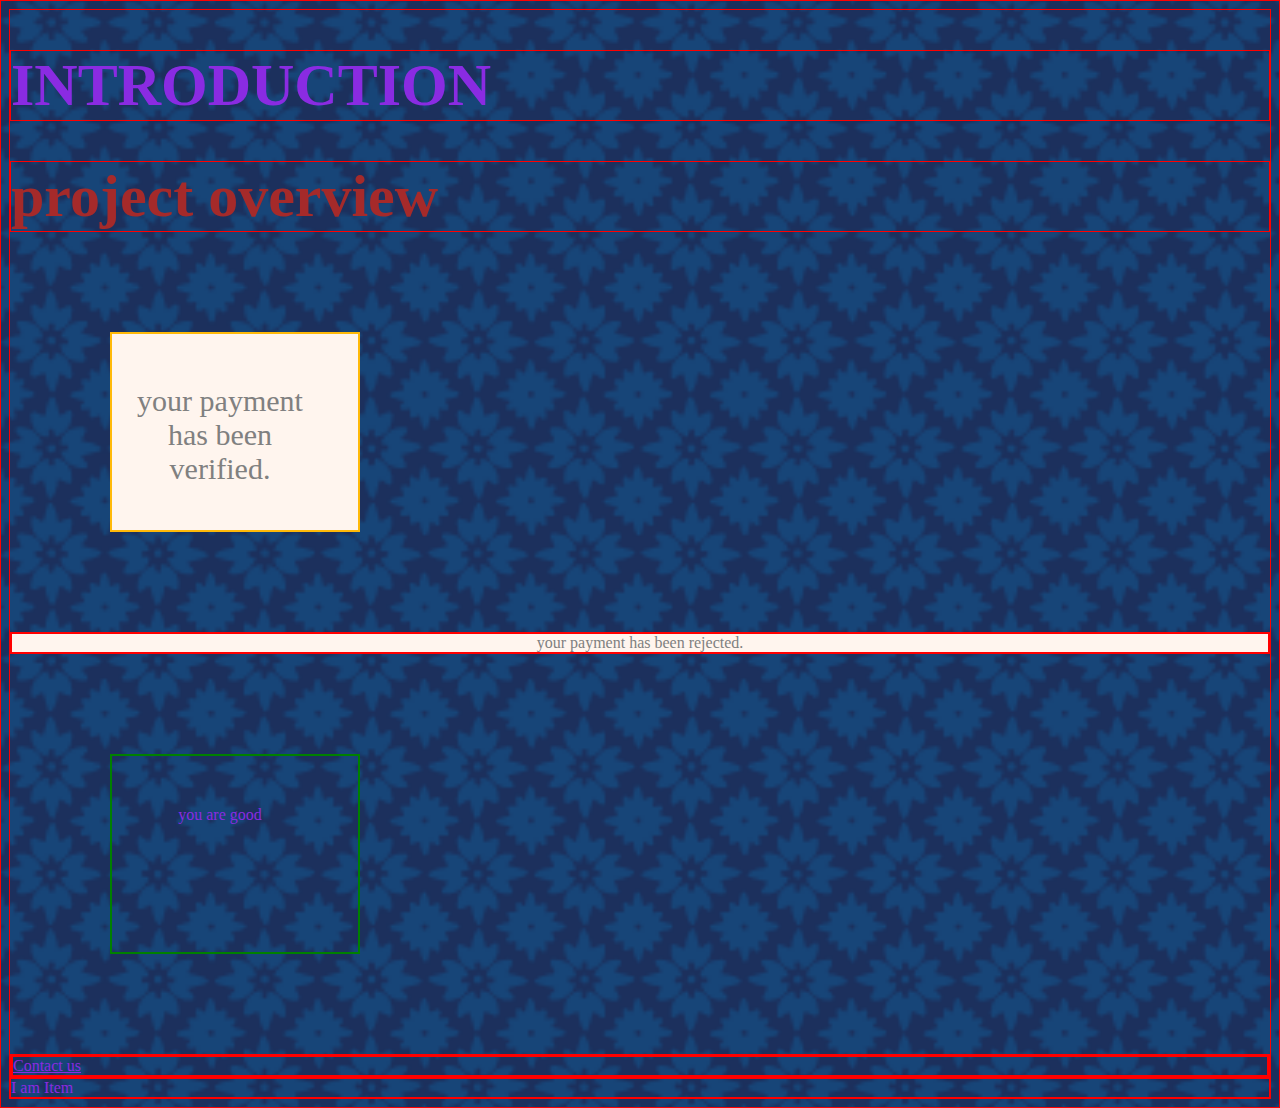
<file: index.html>
<!DOCTYPE html>
<html lang="en">
<head>
    <meta charset="UTF-8">
    <meta http-equiv="X-UA-Compatible" content="IE=edge">
    <meta name="viewport" content="width=device-width, initial-scale=1.0">
    <title>CSS Foundation</title>
    <link rel="stylesheet" href="./style.css">
    <style>
       h1{
        font-size:60px;
       } 
    </style>
</head>
<body>
    <h1>Introduction</h1>
    <h1 class="project" id="project1">Project Overview</h1>
    <p class="message success-message">
        your payment has been verified.
    </p>
    <p class="message error-message">
        your payment has been rejected.
    </p>
    <div class="success-message">
        you are good
    </div>
    <header>
        <div class="menu">
            <div class="item">Contact us</div>
        </div>
    </header>
    <div class="item">I am Item</div>
</body>
</html>
</file>
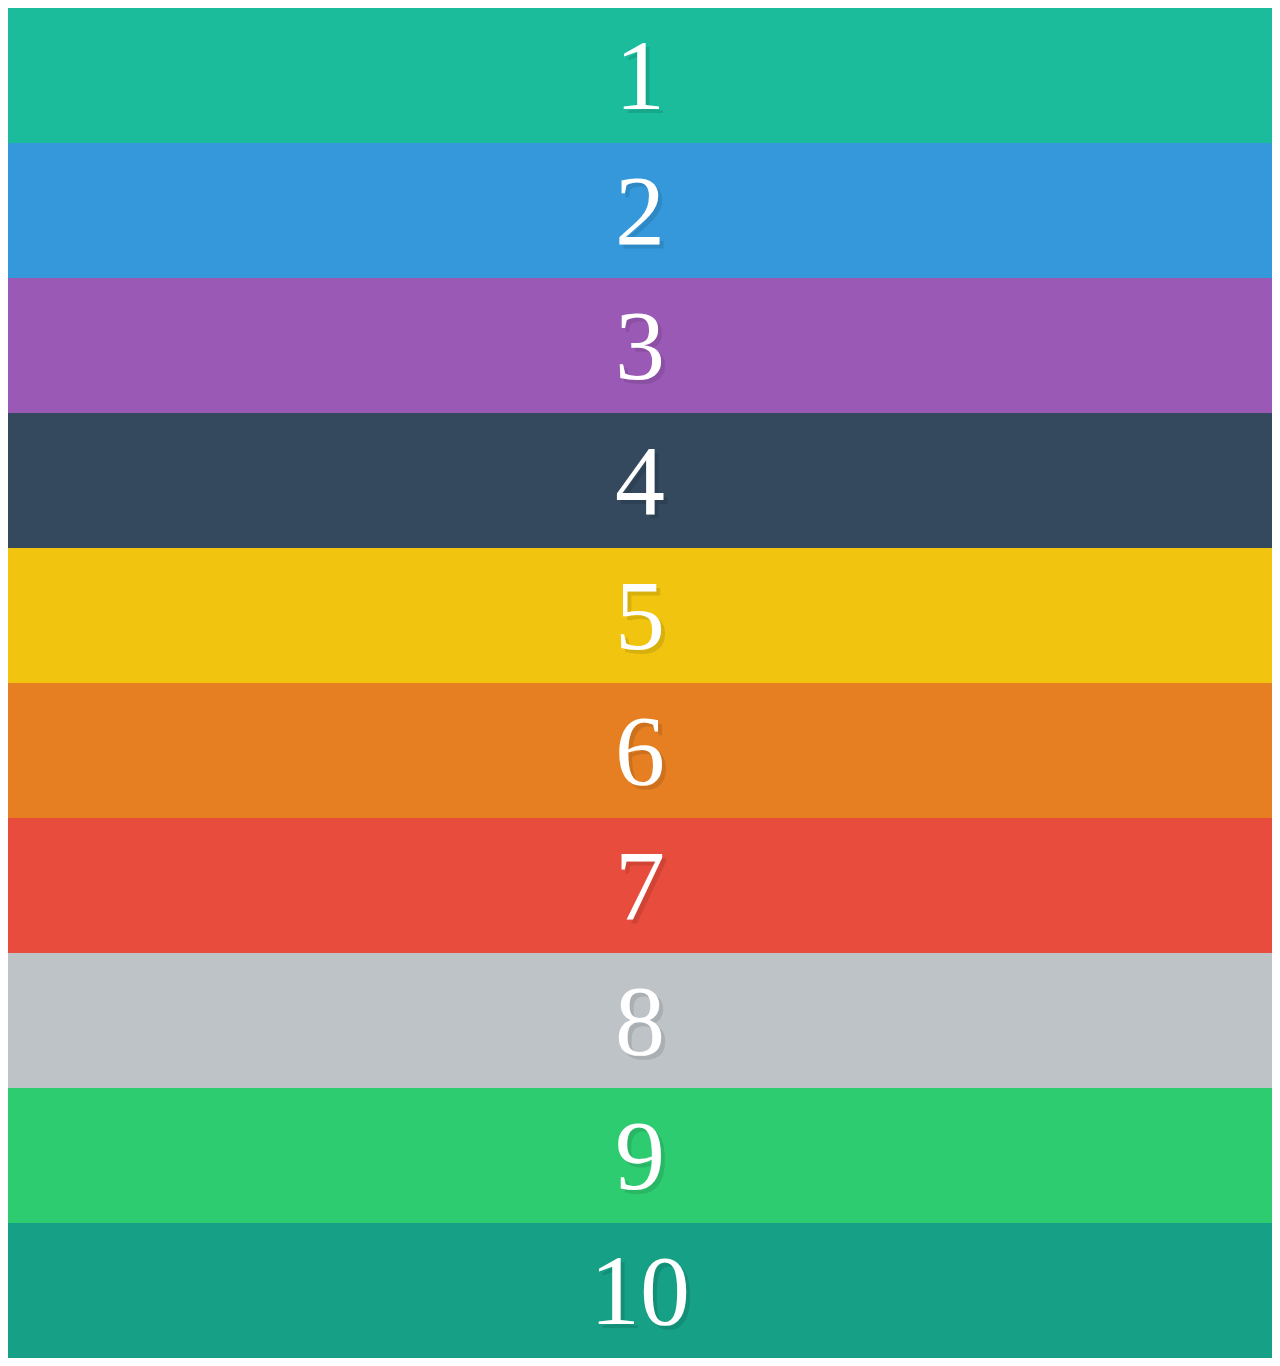
<file: Flexbox/index.html>
<!doctype html>
<html lang="en">
<head>
  <meta charset="UTF-8">
  <title>FlexBox Tutorial</title>
  <link rel="stylesheet" href="style.css">
</head>
<body>

  <div class="container">
    <div class="box box1">1</div>
    <div class="box box2">2</div>
    <div class="box box3">3</div>
    <div class="box box4">4</div>
    <div class="box box5">5</div>
    <div class="box box6">6</div>
    <div class="box box7">7</div>
    <div class="box box8">8</div>
    <div class="box box9">9</div>
    <div class="box box10">10</div>
  </div>

</body>
</html>
</file>
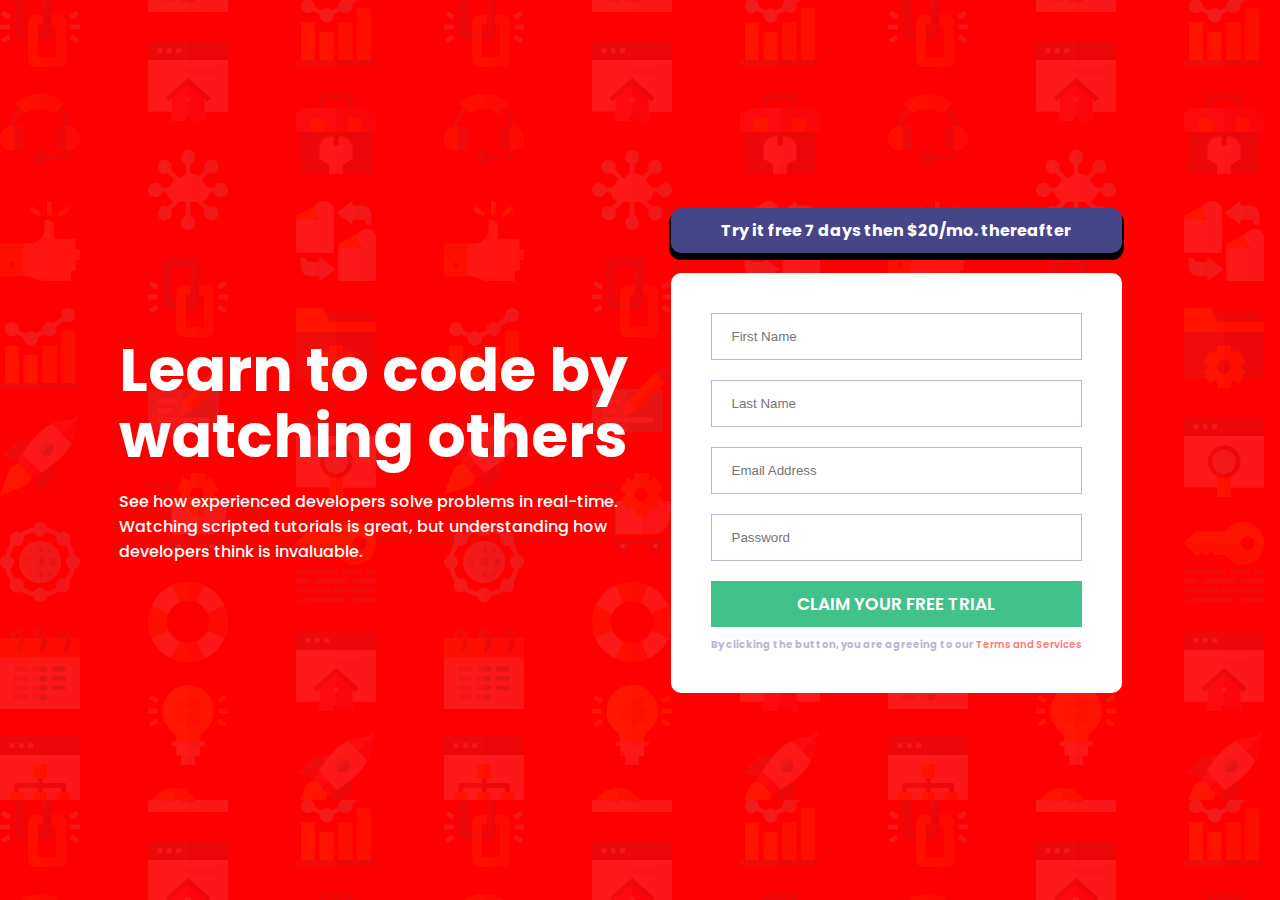
<file: Sign Up Form/index.html>
<!DOCTYPE html>
<html lang="en">
  <head>
    <meta charset="UTF-8" />
    <meta name="viewport" content="width=device-width, initial-scale=1.0" />
    <!-- displays site properly based on user's device -->

    <link
      rel="icon"
      type="image/png"
      sizes="32x32"
      href="./images/favicon-32x32.png"
    />
    <link rel="stylesheet" href="style.css" />

    <link rel="preconnect" href="https://fonts.googleapis.com" />
    <link rel="preconnect" href="https://fonts.gstatic.com" crossorigin />
    <link
      href="https://fonts.googleapis.com/css2?family=Poppins:wght@400;500;600;700&display=swap"
      rel="stylesheet"
    />

    <title>Web Training | Intro component with sign up form</title>
  </head>
  <body>
    <div class="container">
      <div class="left-side">
        <h1 class="main-heading">
          Learn to code by watching others
        </h1>
        <p class="main-content">
          See how experienced developers solve problems in real-time. Watching scripted tutorials is great, 
          but understanding how developers think is invaluable. 

        </p>
      </div>
    
      <div class="right-side">
       <p class="message">
        <strong> Try it free 7 days then $20/mo. thereafter</p>
       
       <div class="card">
        <form name="signupForm">
          <div class="input-group" id="firstNameGroup">
            <input name="firstName" type="text" placeholder="First Name">
            <small class="message"></small>
          </div>

          <div class="input-group" id="lastNameGroup">
            <input name="lastName" type="text" placeholder="Last Name">
            <small class="message"></small>
          </div>
          <div class="input-group" id="emailGroup">
            <input name="email" type="text" placeholder="Email Address">
            <small class="message"></small>
          </div>
          <div class="input-group" id="passwordGroup">
            <input name="password" type="password" placeholder="Password">
            <small class="message"></small>
          </div>
          
          <button id="submitButton" class="button">
            Claim your free trial
          </button>

        </form>
        <p class="privacy-message">
          By clicking the button, you are agreeing to our <a href="">Terms and Services</a>
        </p>
       </div>
      </div>
    </div>
    <script src="./script.js"></script>
  </body>
</html>
</file>
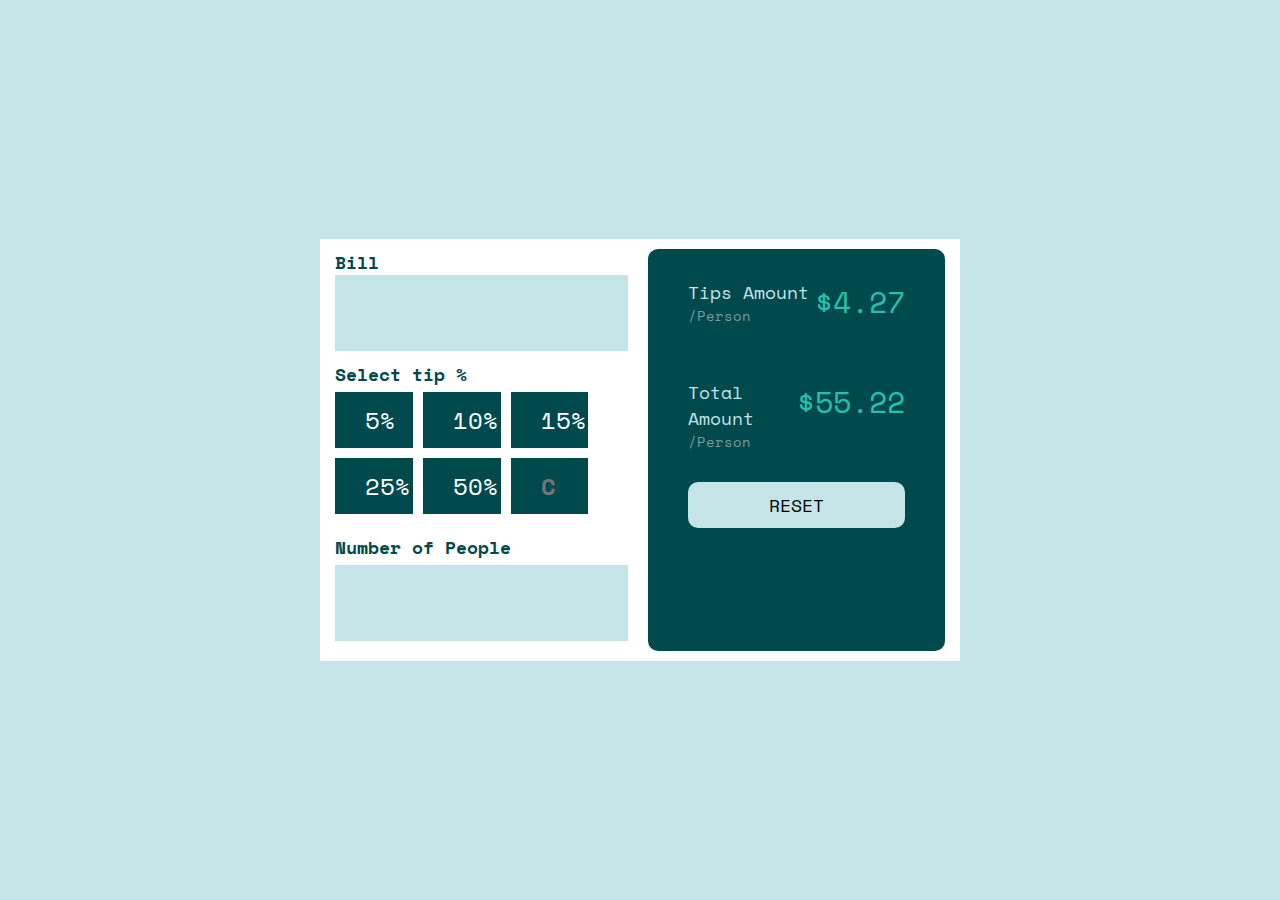
<file: tip-calculator-app-main/index.html>
<!DOCTYPE html>
<html lang="en">
  <head>
    <meta charset="UTF-8" />
    <meta name="viewport" content="width=device-width, initial-scale=1.0" />
    <!-- displays site properly based on user's device -->

    <link
      rel="icon"
      type="image/png"
      sizes="32x32"
      href="./images/favicon-32x32.png"
    />
    <link rel="preconnect" href="https://fonts.googleapis.com">
    <link rel="preconnect" href="https://fonts.gstatic.com" crossorigin>
    <link href="https://fonts.googleapis.com/css2?family=Space+Mono&display=swap" rel="stylesheet">
    
  <link rel="stylesheet" href="style.css">

    <title>Web Training | Tip calculator app</title>
  </head>
  <body>
    <div class="calculator-container">
      <div class="calculator">
        <div class="input-group">
          <label for="">Bill
          <input type="text" name="" id="">
          </label>
        </div>
        <div class="input-group">
          <label for="">Select tip %</label>
          <div class="tips-group">
            <button class="button">5%</button>
            <button class="button">10%</button>
            <button class="button">15%</button>
            <button class="button">25%</button>
            <button class="button">50%</button>
            <input type="text" class="button" placeholder="Custom">
          </div>
        </div>
        <div class="input-group">
          <label for="">Number of People</label>
          <input type="text" />
        </div>
      </div>
      <div class="calculation-result">
        <div class="tips-amount calculation-amount">
          <div class="title">
          <div class="main-title">Tips Amount</div>
          <div class="subtitle">/Person</div>
        </div>
        <div class="amount">$4.27</div>
        </div>
        <div class="total-amount calculation-amount">
          <div class="title">
            <div class="main-title">Total Amount </div>
            <div class="subtitle">/Person</div>
        </div>
        <div class="amount">$55.22</div>
      </div>
      <button class="button">Reset</button>
    </div>
  </div>
  </body>
</html>
</file>
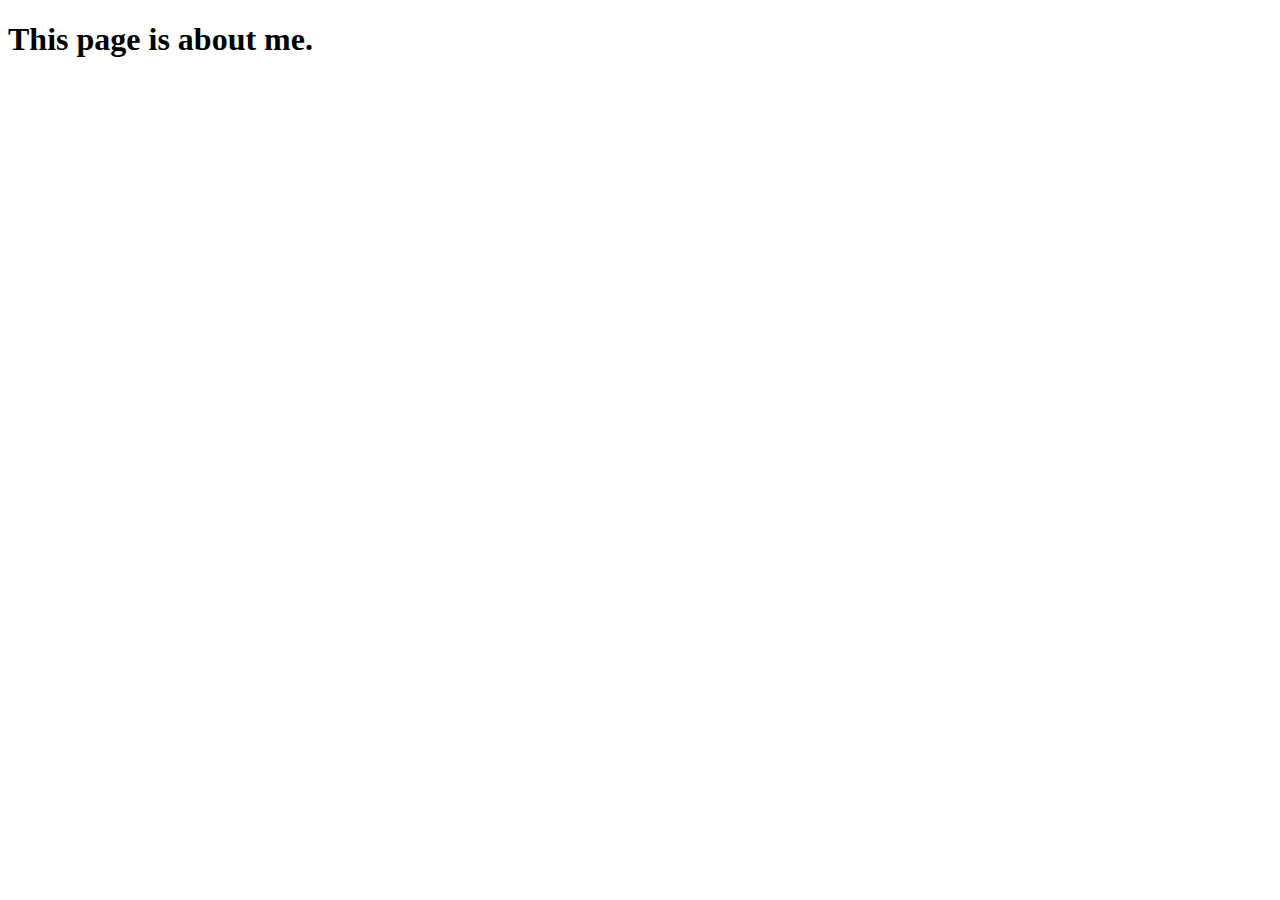
<file: html/about.html>
<!DOCTYPE html>
<html lang="en">
<head>
    <meta charset="UTF-8">
    <meta http-equiv="X-UA-Compatible" content="IE=edge">
    <meta name="viewport" content="width=device-width, initial-scale=1.0">
    <title>About Page</title>
</head>
<body>
    <h1>This page is about me.</h1>    
</body>
</html>
</file>
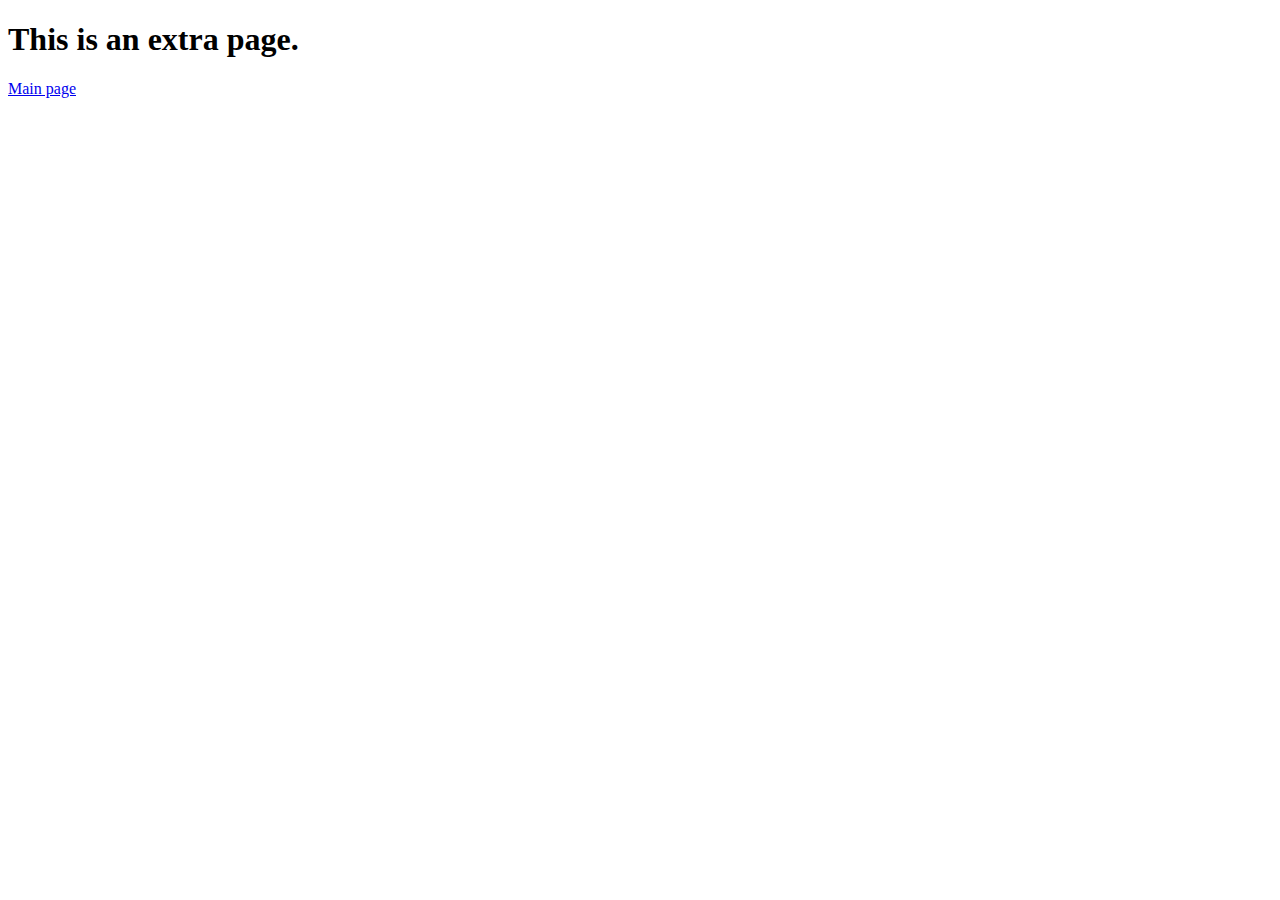
<file: html/Pages/Contact.html>
<!DOCTYPE html>
<html lang="en">
<head>
    <meta charset="UTF-8">
    <meta http-equiv="X-UA-Compatible" content="IE=edge">
    <meta name="viewport" content="width=device-width, initial-scale=1.0">
    <title>Document</title>
</head>
<body>
   <h1>This is an extra page.</h1>
   <a href="./../index.html">Main page</a>
</body>
</html>
</file>
<file: style.css>
h1{
    text-transform:uppercase
}
.project{
    text-transform:lowercase
}
*{
    border:1px solid red;
    color:blueviolet;
box-sizing:border-box;
}
#project1{
    color:brown;
}
.success-message{
        border:2px solid green;
        text-align:center;
        height:200px;
        width:250px;
        padding:50px;
        padding-left:20px;
        margin:100px;
}
.error-message{
    border:2px solid #ff0000;
    text-align:center;
}
.message{
    color:gray;
    background-color:seashell;
}
.message.success-message{
    border:2px solid rgb(255, 185, 8);
    font-family:Cambria, Cochin, Georgia, Times, 'Times New Roman', serif;
    font-size:30px;
    font-weight:normal;

}
header .item{
    text-decoration:underline;
}
body{
    background-image:url('./images/moroccan-flower-dark.jpg');
    background-repeat:no-repeat;
    background-position: center;
    background-size:cover;
}
</file>
<file: Flexbox/style.css>
/* Box-sizing border-box */
* {
    box-sizing: border-box; 
}


/* Some default styles to make each box visible */
.box {
  color:white;
  font-size: 100px;
  text-align: center;
  text-shadow:4px 4px 0 rgba(0,0,0,0.1);
  padding:10px;
}

/* Colours for each box */
.box1 { background:#1abc9c;}
.box2 { background:#3498db;}
.box3 { background:#9b59b6;}
.box4 { background:#34495e;}
.box5 { background:#f1c40f;}
.box6 { background:#e67e22;}
.box7 { background:#e74c3c;}
.box8 { background:#bdc3c7;}
.box9 { background:#2ecc71;}
.box10 { background:#16a085;}

/** Write your css here **/
</file>
<file: Sign Up Form/style.css>
*{
    margin: 0;
    padding: 0;
    box-sizing: border-box;
}

body{
    background-image: url(./images/bg-intro-desktop.png);
    background-color: red;
    display: flex;
    align-items: center;
    justify-content: center;
    min-height: 100vh;
    font-family: 'poppins';
}
.container{
    width: 1280px;
    display: flex;
    justify-content: center;
    align-items: center;
    gap: 40px;
}

.left-side{
    color: white;
    width: 40%;
}

.main-heading{
   font-size: 60px;
   line-height: 1.1;
}

.main-content{
  margin-top: 20px;
  font-weight: 500;    
}

.right-side >.message{
    background-color: hsl(240, 32%, 40%);
    padding: 10px 20px;
    color: white;
    text-align: center;
    border-radius: 10px;
    box-shadow: 0 5px 0px 2px rgba(0, 0, 0, 4);
}

.card{
    background-color: white;
    padding: 40px;
    border-radius: 10px;
    margin-top: 20px;
}

.card form input{
    width: 100%;
    padding: 15px 20px;
    border: 1px solid hsl(246, 25%, 77%);
}

.input::placeholder{
    font-size: 17px;
    font-family: 'poppins',sans-serif;
    font-weight: 500;
}

input :active,input :focus{
    outline: 1px solid hsl(248, 32%,49%);
}

.input-group{
margin-bottom: 20px;
}
.input-group.error input{
    border: 1px solid hsl(0, 100%, 74%);
}
.input-group.error .message{
    color: hsl(0, 100%, 74%);
}
.input-group.error input::placeholder{
    color: hsl(0, 100%, 74%);;
}

.button{
    width: 100%;
    padding: 10px 20px;
    background-color: hsl(154, 51%, 51%);
    text-align: center;
    color: white;
    text-transform: uppercase;
    font-size: 17px;
    font-weight: 600;
    font-family: 'poppins';
    border: none;
    box-shadow: inset 0px --5px 0 0 rgba(0, 0, 0, 0.2);
}

.privacy-message{
    margin-top: 10px;
    text-align: center;
    font-size: 10px;
    color: hsl(246, 25%, 77%);
}

.privacy-message a{
    text-decoration: none;
    color: hsl(0, 100%, 74%);
    font-weight: 600;
}
</file>
<file: tip-calculator-app-main/style.css>
*{
    margin: 0;
    padding: 0;
    box-sizing: border-box;
}
a {
    text-decoration: none;
}

:root{
    --primary-font: 'Space Mono';

    --clr-primary: hsl(172, 67%, 45%);
    --clr-neutral-1: hsl(183, 100%, 15%);
    --clr-neutral-2: hsl(186, 14%, 43%);
    --clr-neutral-3: hsl(184, 14%, 56%);
    --clr-neutral-4: hsl(185, 41%, 84%);
    --clr-neutral-5: hsl(189, 41%, 97%);
    --clr-white: hsl(0, 0%, 100%);
     
    --font-size:10px;
    --font-input-size: 24px;
}
body{
    min-height: 100vh;
    background-color: var(--clr-neutral-4);
    display: flex;
    justify-content: center;
    align-items: center;
    font-family: var(--primary-font);   
}

.calculator-container{
    background-color: var(--clr-white);
    padding:10px 15px;
    display: flex;
    gap: 20px;
    width: 50vw;
}

.calculator-container .calculator{
    width: 50%;
}

label, input {
 display: block;
}

.input-group{
    margin-bottom: 10px;
}

.input-group label{
    font-size: 18px;
    color: var(--clr-neutral-1);
    margin-bottom: 5px;
    font-weight: 700;
}
.input-group input{
    width: 100%;
    padding:  20px  ;
    background-color: var(--clr-neutral-4);
    border: none ;
    font-family: var(--primary-font);
    color: var(--clr-neutral-1);
    font-size: var(--font-input-size);
    text-align: right;
    font-weight: 700;
}

.input-group button{
    background-color: var(--clr-neutral-1);
    padding: 10px;
    color: var(--clr-neutral-5);

}

.tips-group{
    display: flex;
    flex-wrap: wrap;
    
}
.tips-group .button{
    background-color: var(--clr-neutral-1);
    padding: 10px 30px;
    border: none;
    color: var(--clr-white);
    font-size: var(--font-input-size);
    width:calc(33.33% - 20px);
    margin-right:10px;
    margin-bottom:10px;
    font-family:var(--primary-font);
}
.tips-group .button:hover{
    background-color: var(--clr-neutral-4);
    color:var(--clr-neutral-1);
    cursor: pointer;
    transition:all 0.2s;
}

.calculation-result{
    background-color: var(--clr-neutral-1);
    width: 50%;
    padding: 30px 40px;
    border-radius: 10px;
}
.calculation-amount{
    display: flex;
    justify-content: space-between;
    margin-bottom: 30px;
}
.main-title{
    color: var(--clr-neutral-4);
    font-size: 18px;
}
.subtitle{
    color:var(--clr-neutral-3);
    font-size: 14px;
}
.amount{
    font-size: 30px;
    color: var(--clr-primary);
    margin-bottom: 25px;
}
.calculation-result .button{
    width: 100%;
    margin:auto;
    background-color: var(--clr-neutral-4);
    padding:10px 20px;
    text-transform: uppercase;
    border: none;
    font-family: var(--primary-font);
    border-radius: 10px;
    font-size: 18px;
}

.calculation-result .button:hover{
    cursor: pointer;
    background-color: var(--clr-primary);
    transition: all 0.2s;
    color: var(--clr-neutral-4);
}
</file>
